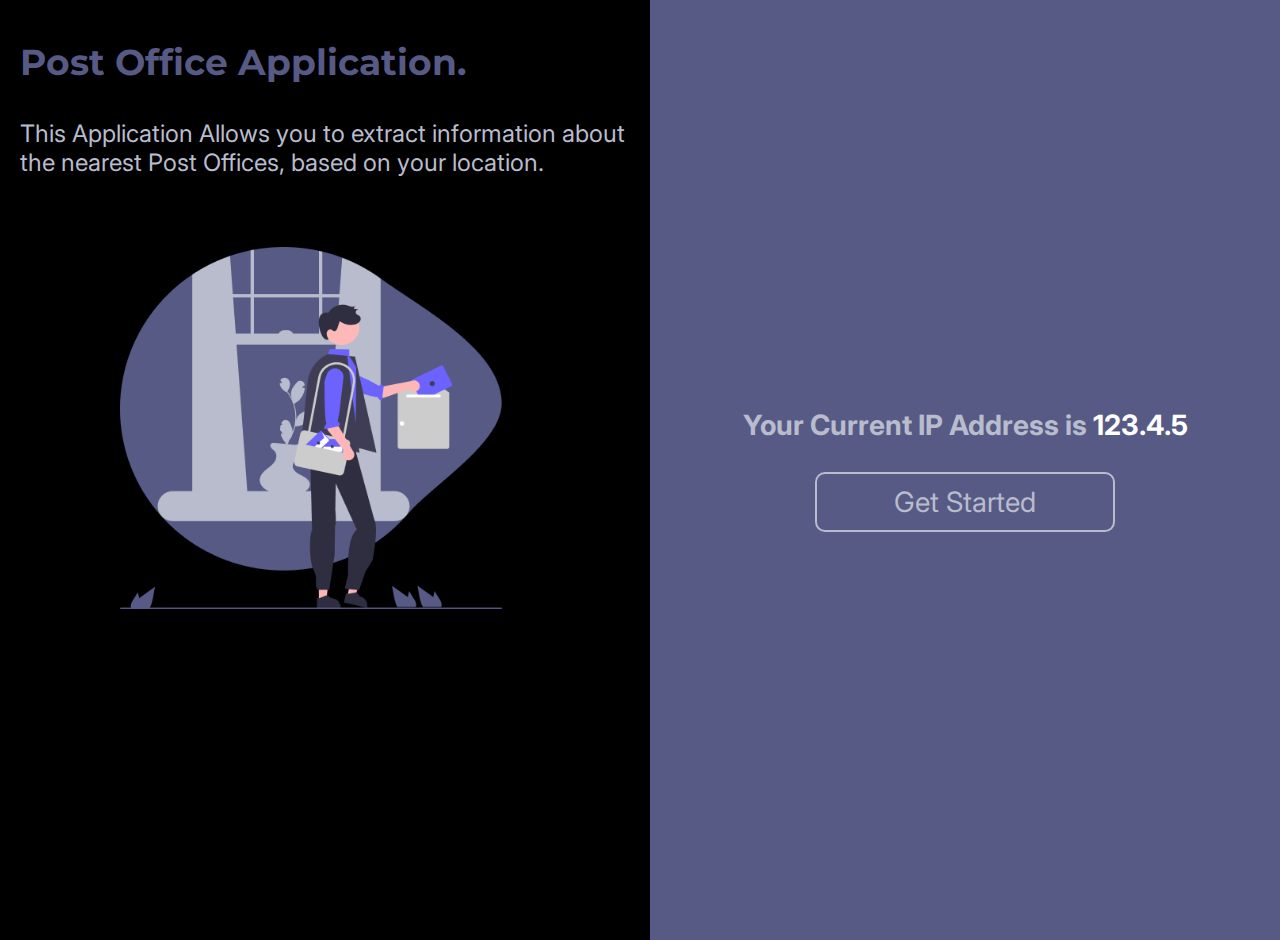
<file: index.html>
<!DOCTYPE html>
<html lang="en">
<head>
    <meta charset="UTF-8">
    <meta name="viewport" content="width=device-width, initial-scale=1.0">
    <title>Post-Office</title>
    <link rel="stylesheet" href="./style.css">
</head>
<body>
    <div class="outerShell">

        <div class="left">
            <h1>Post Office Application.</h1>
            <p>This Application Allows you to extract information about the nearest Post Offices, based on your location.</p>
            <img src="./Assests/heroPage.png" width="382px" height="362px" alt="image">
            
        </div>
    
        <div id="right">
            <h3 class="ipAddress">Your Current IP Address is <span id="spanIP">123.4.5</span></h3>
            <button class="getStart" onclick="nextPage()">Get Started</button>
        </div>
    </div>


    <script src="https://ajax.googleapis.com/ajax/libs/jquery/3.2.1/jquery.min.js">
	</script>

    <script src="./script.js"></script>
</body>
</html>
</file>
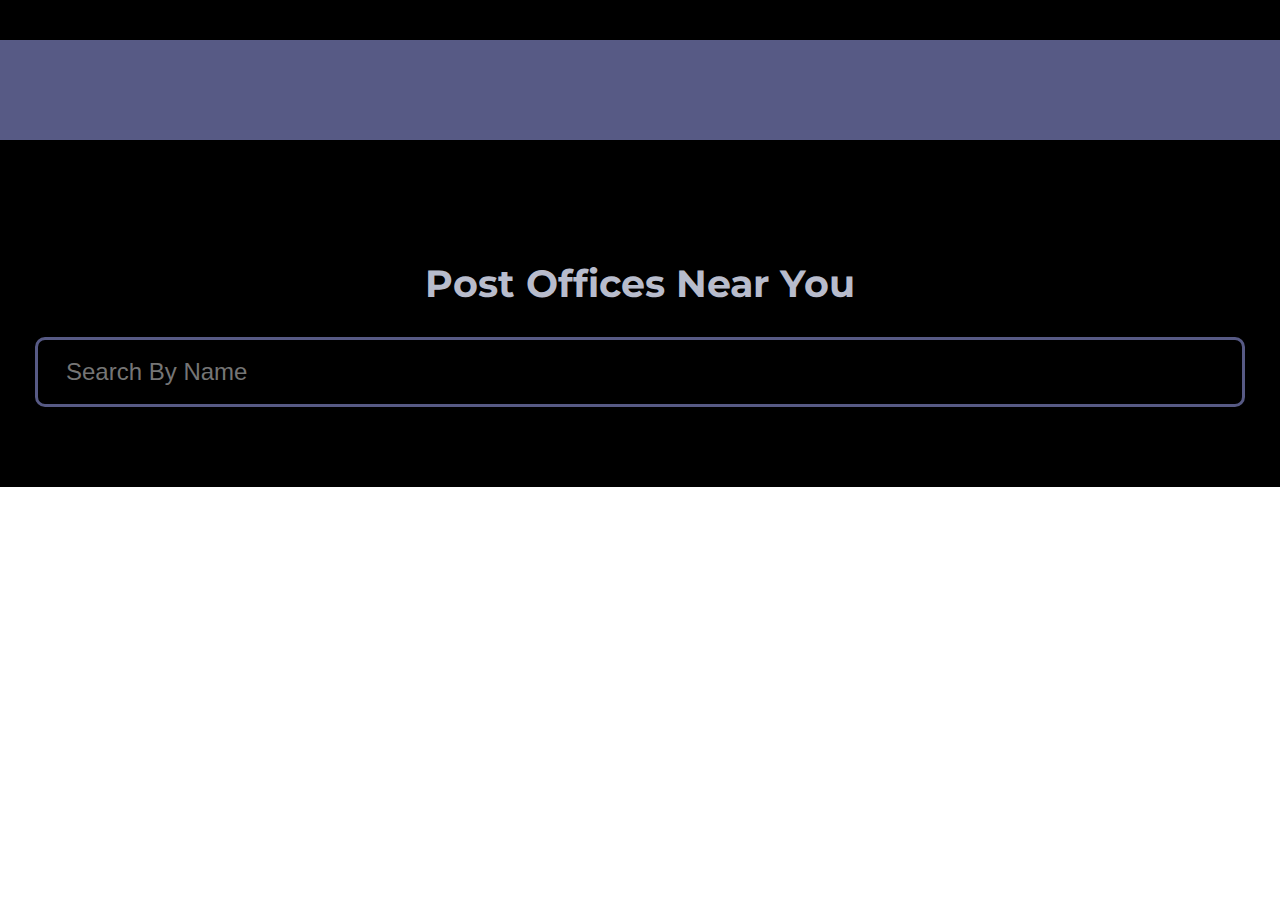
<file: index2.html>
<!DOCTYPE html>
<html lang="en">
<head>
    <meta charset="UTF-8">
    <meta name="viewport" content="width=device-width, initial-scale=1.0">
    <title>Post-Office</title>
    <link rel="stylesheet" href="https://cdnjs.cloudflare.com/ajax/libs/font-awesome/6.4.2/css/all.min.css" integrity="sha512-z3gLpd7yknf1YoNbCzqRKc4qyor8gaKU1qmn+CShxbuBusANI9QpRohGBreCFkKxLhei6S9CQXFEbbKuqLg0DA==" crossorigin="anonymous" referrerpolicy="no-referrer" />
    <link rel="stylesheet" href="./style.css">
</head>
<body>


    <div id="ipInfo">
        <!-- <p>IP Address : <span id="ipId">127.0.01</span></p>
        <div class="information">
            <div>
                <p>Lat:</p>
                <p>Long:</p>
            </div>

            <div>
                <p>City:</p>
                <p>Region:</p>
            </div>

            <div>
                <p>Organisation:</p>
                <p>Pincode:</p>
            </div>
        </div> -->
    </div>

    <div id="map">
        <!-- <h2>Your Current Location</h2>
        <iframe src="https://maps.google.com/maps?q=35.856737, 10.606619&output=embed" width="1200" height="600" frameborder="0" style="border:0"></iframe> -->
    </div>

    <div id="search">
        <!-- <h3>More Information About You</h3>

        <div id="detail">
            <p>Time Zone:</p>
            <p>Date And Time:</p>
            <p>Pincode:</p>
        </div> -->
    </div>

    <div id="searchNcard">
        <h3>Post Offices Near You</h3>

        <div class="searchBar">
            <i class="fa-solid fa-magnifying-glass" style="color: #c9c9c9;"></i>
            <input type="text" id="searchInput" placeholder="Search By Name">
        </div>

        <div id="allCards">
            <!-- <div class="card">
                <p>Name</p>
                <p>Branch Type</p>
                <p>Delivery Status</p>
                <p>District</p>
                <p>Division</p>
            </div> -->
        </div>
    </div>


    <script src="./script2.js"></script>
</body>
</html>
</file>
<file: style.css>
@import url('https://fonts.googleapis.com/css2?family=Inter:wght@300;400&family=Montserrat&display=swap');

*{
    margin: 0;
    padding: 0;
}

.outerShell{
    display: flex;
}

.left{
    padding-left: 20px;
    padding-top: 40px;
    background-color: black;
    height: 100vh;
    display: flex;
    flex-direction: column;
    gap: 35px;
    width: 50vw;
}

#spanIP{
    color: white;
}

.left h1{
    color: #575A85;
    font-family: 'Montserrat', sans-serif;
    font-size: 36px;
    font-weight: 700;
    line-height: normal;
}

.left p{
    width: 630px;
    color: #B8BCCC;
    font-family: 'Inter', sans-serif;
    font-size: 24px;
    font-weight: 400;
}

.left img{
    margin-left: 100px;
    margin-top: 35px;
}

#right{
    background: #575A85;
    width: 50vw;
    display: flex;
    flex-direction: column;
    align-items: center;
    justify-content: center;
    gap: 30px;
}

.ipAddress{
    color: #B8BCCC;
    font-family: 'Inter', sans-serif;
    font-size: 28px;
    font-weight: 700;
}

.getStart{
    border-radius: 10px;
    border: 2px solid #B8BCCC;
    width: 300px;
    height: 60px;
    background: transparent;
    color: #B8BCCC;
    font-family: 'Inter', sans-serif;
    font-size: 28px;
}

.getStart:hover{
    cursor: pointer;
    color: snow;
    box-shadow: 0px 0px 10px snow;
}

.spanIP{
    color: white;
}

/* 2nd Page */
#ipInfo{
    background-color: black;
    color: rgb(176, 174, 174);
    font-family: 'Inter', sans-serif;
    font-size: 30px;
    padding: 20px;
    display: flex;
    flex-direction: column;
    gap: 20px;
}

#ipInfo span{
    color: white;
}

.information{
    display: flex;
    gap: 20px;
    width: 1300px;
    justify-content: space-between;
}
.information p{
    margin-top: 20px;
}

#map{
    padding: 50px 0px;
    background: #575A85;
    display: flex;
    flex-direction: column;
    justify-content: center;
    align-items: center;
    gap: 25px;
}

#map h2{
    color: #B8BCCC;
    text-align: center;
    font-family: 'Montserrat', sans-serif;
    font-size: 48px;
    margin-bottom: 25px;
    margin-top: -10px;
}

#search{
    padding: 40px 35px;
    background-color: black;
    color: rgb(211, 207, 207);
    font-family: 'Inter', sans-serif;
    font-size: 25px;
    display: flex;
    flex-direction: column;
    gap: 15px;
}

#search h3{
    color: #B8BCCC;
    text-align: center;
    font-family: 'Montserrat', sans-serif;
    font-size: 38px;
}

#detail{
    margin-top: 15px;
    display: flex;
    flex-direction: column;
    gap: 15px;
}

.searchBar{
    display: flex;
    gap: 10px;
    align-items: center;
    border-radius: 10px;
    border: 3px solid #575A85;
    padding: 10px;
}
input{
    width: 1200px;
    padding: 8px;
    border: none;
    outline: none;
    background: transparent;
    font-size: 24px;
    color: white;
}

.card{
    border-radius: 10px;
    background: #575A85;
    width: 550px;
    height: 250px;
    padding: 20px;
    display: flex;
    flex-direction: column;
    justify-content: space-around;
    color: #d6d8e1;
    font-family: 'Montserrat', sans-serif;
    font-size: 24px;
}

#allCards{
    display: flex;
    flex-wrap: wrap;
    gap: 60px;
    margin-left: 25px;
    margin-top: 10px;
}

#searchNcard{
    padding: 40px 35px;
    background-color: black;
    color: rgba(184, 188, 204, 0.50);
    font-family: 'Inter', sans-serif;
    font-size: 25px;
    display: flex;
    flex-direction: column;
    gap: 30px;
}

#searchNcard h3{
    color: #B8BCCC;
    text-align: center;
    font-family: 'Montserrat', sans-serif;
    font-size: 38px;
}
</file>
